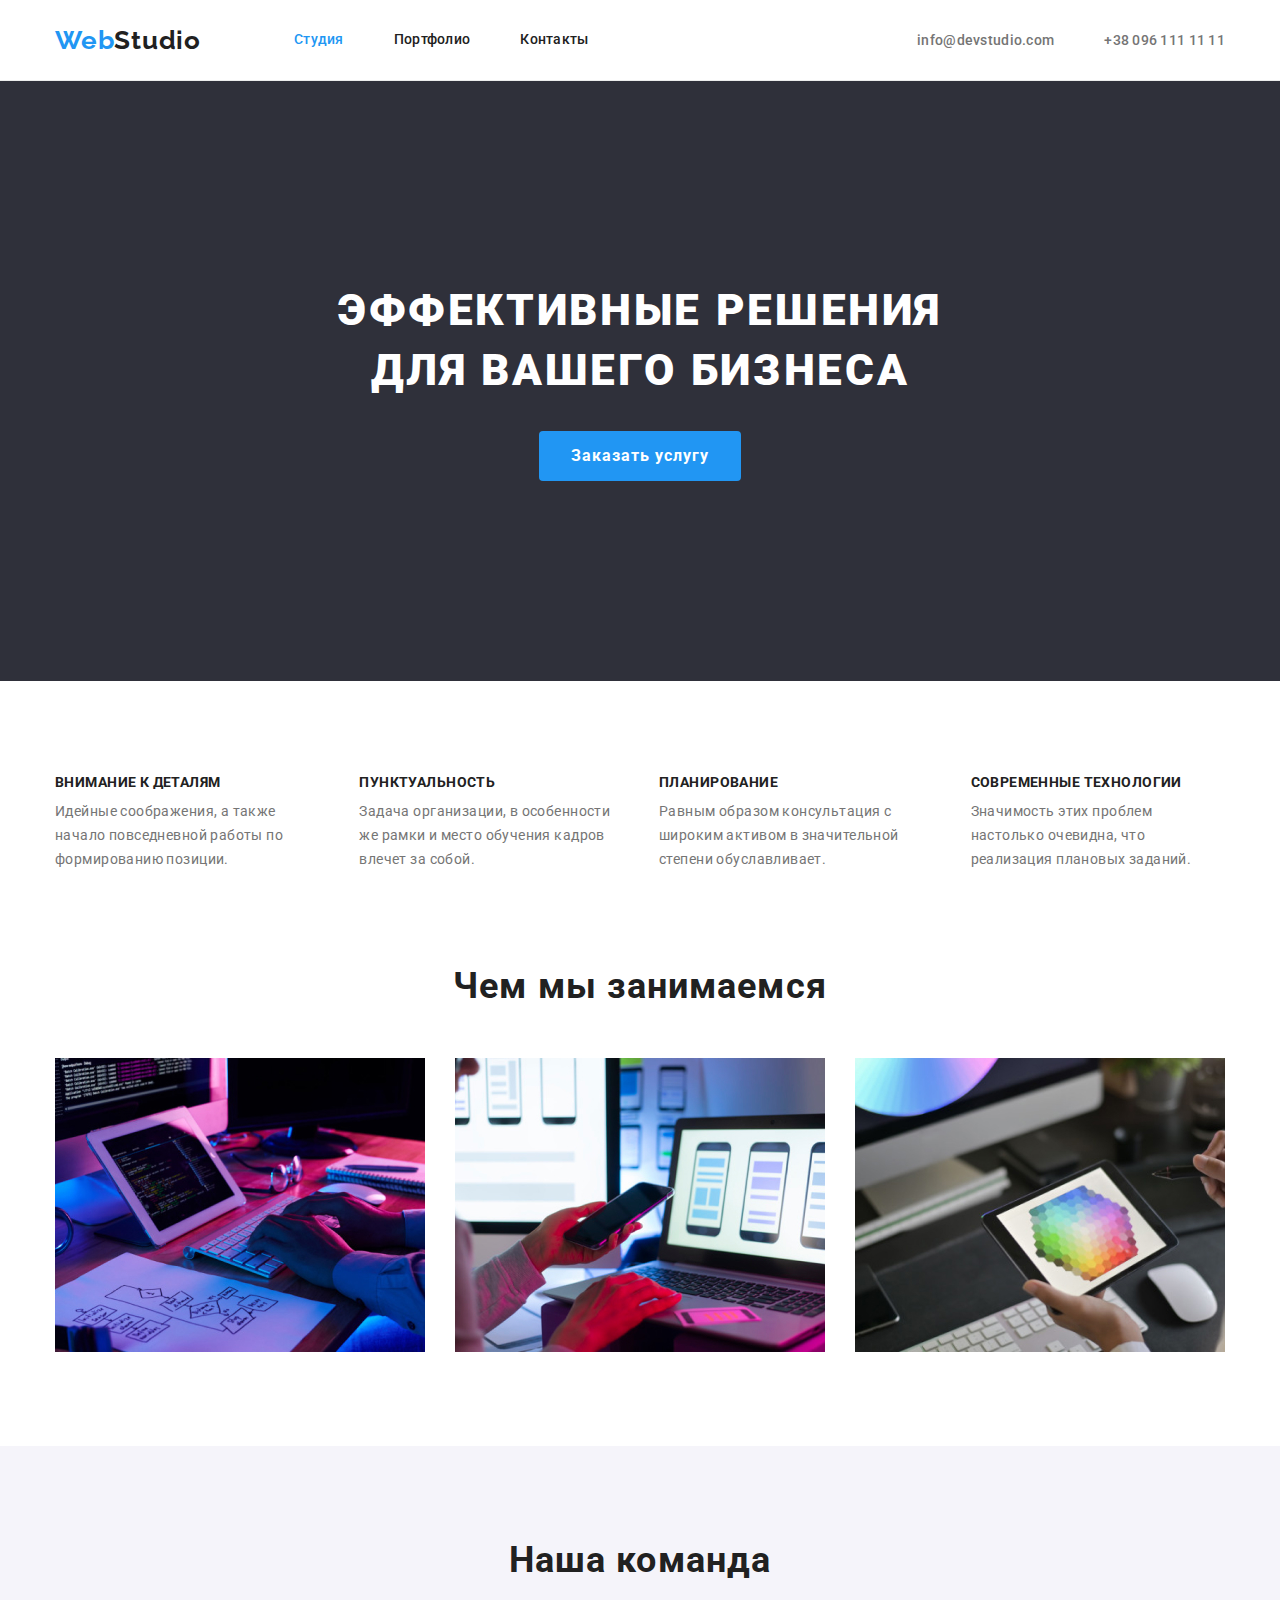
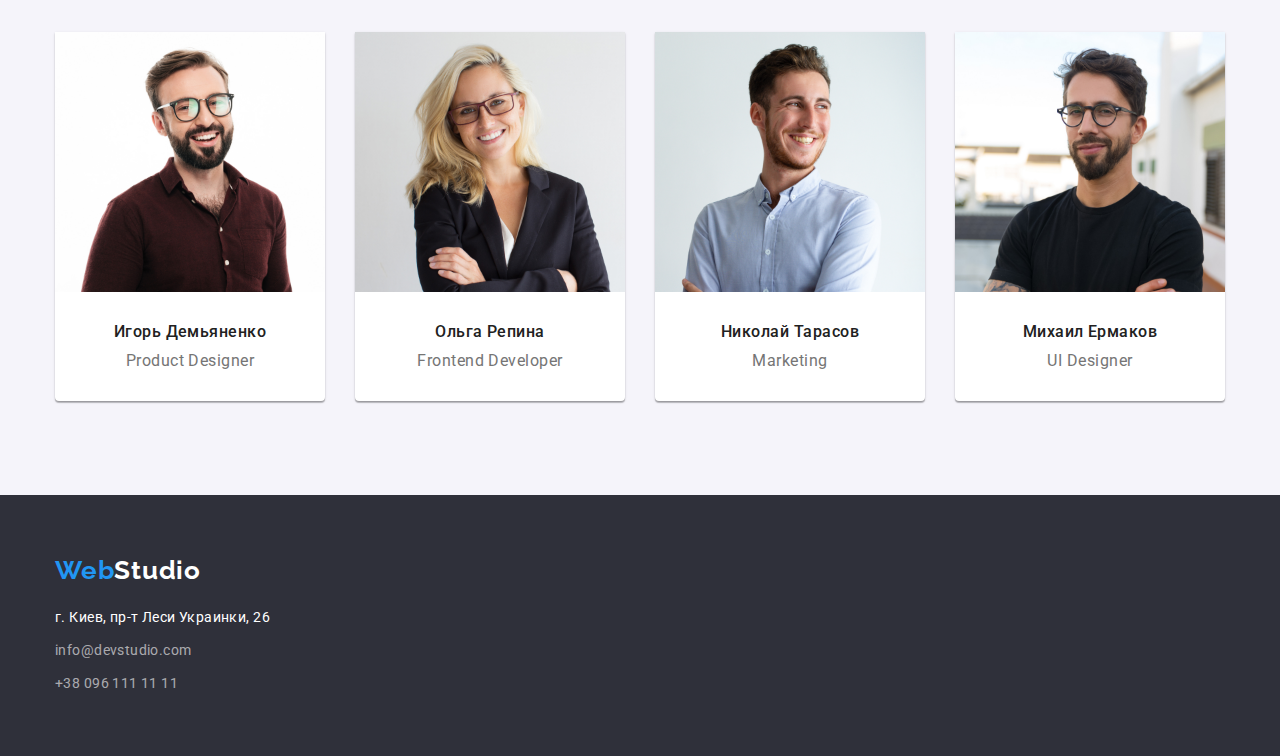
<file: index.html>
<!DOCTYPE html>
<html lang="ru">

<head>
    <meta charset="UTF-8">
    <meta name="viewport" content="width=device-width, initial-scale=1.0">
    <title>Студия</title>
    <link rel="preconnect" href="https://fonts.gstatic.com">
    <link href="https://fonts.googleapis.com/css2?family=Raleway:wght@700&family=Roboto:wght@400;500;700;900&display=swap" rel="stylesheet" />
    <link rel="stylesheet" href="https://cdnjs.cloudflare.com/ajax/libs/modern-normalize/1.0.0/modern-normalize.min.css" />
    <link rel="stylesheet" href="./css/styles.css" />
</head>

<body>
    <!-- Шапка сайта -->
    <header>
            <div class="container main-menu">
                <nav class="nav">
                    <a href="./index.html" class="logo">
                        Web<span class="logo-text-primary">Studio</span>
                    </a>
                
                    <ul class="list site-nav">
                        <li><a href="./index.html" class="menu-link current">Студия</a></li>
                        <li><a href="./pages/portfolio.html" class="menu-link">Портфолио</a></li>
                        <li><a href="" class="menu-link">Контакты</a></li>
                    </ul>
                </nav>
                
                <ul class="list contact-nav">
                    <li>
                        <a href="mailto:info@devstudio.com" class="contact-link">info@devstudio.com</a>
                    </li>
                    <li>
                        <a href="tel:+380961111111" class="contact-link">+38 096 111 11 11</a>
                    </li>
                </ul>
            </div>
    </header>

    <main>
        <!-- Герой -->
        <section class="hero-section">
            <div class="container">
                <h1 class="hero">
                    Эффективные решения для вашего бизнеса
                </h1>
                
                <button type="button" class="btn">
                    Заказать услугу
                </button>
            </div>
        </section>

        <!-- Особенности -->
        <section class="section">
            <div class="container">
                <h2 class="title visually-hidden">Особенности</h2>
                
                <ul class="list features">
                    <li>
                        <h3 class="subtitle">Внимание к деталям</h3>
                        <p class="features-text">
                            Идейные соображения, а также начало повседневной работы по формированию позиции.
                        </p>
                    </li>
                    <li>
                        <h3 class="subtitle">Пунктуальность</h3>
                        <p class="features-text">
                            Задача организации, в особенности же рамки и место обучения кадров влечет за собой.
                        </p>
                    </li>
                    <li>
                        <h3 class="subtitle">Планирование</h3>
                        <p class="features-text">
                            Равным образом консультация с широким активом в значительной степени обуславливает.
                        </p>
                    </li>
                    <li>
                        <h3 class="subtitle">Современные технологии</h3>
                        <p class="features-text">
                            Значимость этих проблем настолько очевидна, что реализация плановых заданий.
                        </p>
                    </li>
                </ul>
            </div>
        </section>

        <!-- Чем мы занимаемся -->
        <section class="section work-section">
            <div class="container">
                <h2 class="title">Чем мы занимаемся</h2>
                
                <ul class="list img-work">
                    <li>
                        <a href="">
                            <img src="./images/img-1.jpg" alt="Человек програмирует за компьютером" width="370" height="294" />
                        </a>
                    </li>
                    <li>
                        <a href="">
                            <img src="./images/img-2.jpg" alt="Человек работает за компьютером с мобильным телефоном" width="370"
                                height="294" />
                        </a>
                    </li>
                    <li>
                        <a href="">
                            <img src="./images/img-3.jpg" alt="Дизайнер с планшетом выберает цвет" width="370" height="294" />
                        </a>
                    </li>
                </ul>
            </div>
        </section>

        <!-- Наша команда -->
        <section class="team-section">
            <div class="container">
                <h2 class="title">Наша команда</h2>
                
                <ul class="list card">
                    <div class="card-team">
                        <li>
                            <img src="./images/photo-1.jpg" alt="Темноволосый мужчина-европеец в очках с бородой" width="270" height="260" />
                            <h3 class="sub-title">Игорь Демьяненко</h3>
                            <p lang="en" class="specialty">Product Designer</p>
                        </li>
                    </div>
                    <div class="card-team">
                        <li>
                            <img src="./images/photo-2.jpg" alt="Светловолосая женщина-европейка в очках" width="270" height="260" />
                            <h3 class="sub-title">Ольга Репина</h3>
                            <p lang="en" class="specialty">Frontend Developer</p>
                        </li>
                    </div>
                    <div class="card-team">
                        <li>
                            <img src="./images/photo-3.jpg" alt="Темноволосый мужчина-европеец в светлой рубашке" width="270" height="260" />
                            <h3 class="sub-title">Николай Тарасов</h3>
                            <p lang="en" class="specialty">Marketing</p>
                        </li>
                    </div>
                    <div class="card-team">
                        <li>
                            <img src="./images/photo-4.jpg" alt="Темноволосый мужчина-европеец в очках с бородой в чёрной футболке" width="270"
                                height="260" />
                            <h3 class="sub-title">Михаил Ермаков</h3>
                            <p lang="en" class="specialty">UI Designer</p>
                        </li>
                    </div>
                </ul>
            </div>
        </section>
    </main>

    <!-- Футер -->
    <footer>
        <div class="container">
            <a href="./index.html" class="logo">
                Web<span class="logo-text-secondary">Studio</span>
            </a>
            
            <address class="adr">
                г. Киев, пр-т Леси Украинки, 26
            </address>
            
            <ul class="list">
                <li class="adr-footer">
                    <a href="mailto:info@devstudio.com" class="footer-link">info@devstudio.com</a>
                </li>
                <li class="adr-footer">
                    <a href="tel:+380961111111" class="footer-link">+38 096 111 11 11</a>
                </li>
            </ul>
        </div>
    </footer>
</body>

</html>
</file>
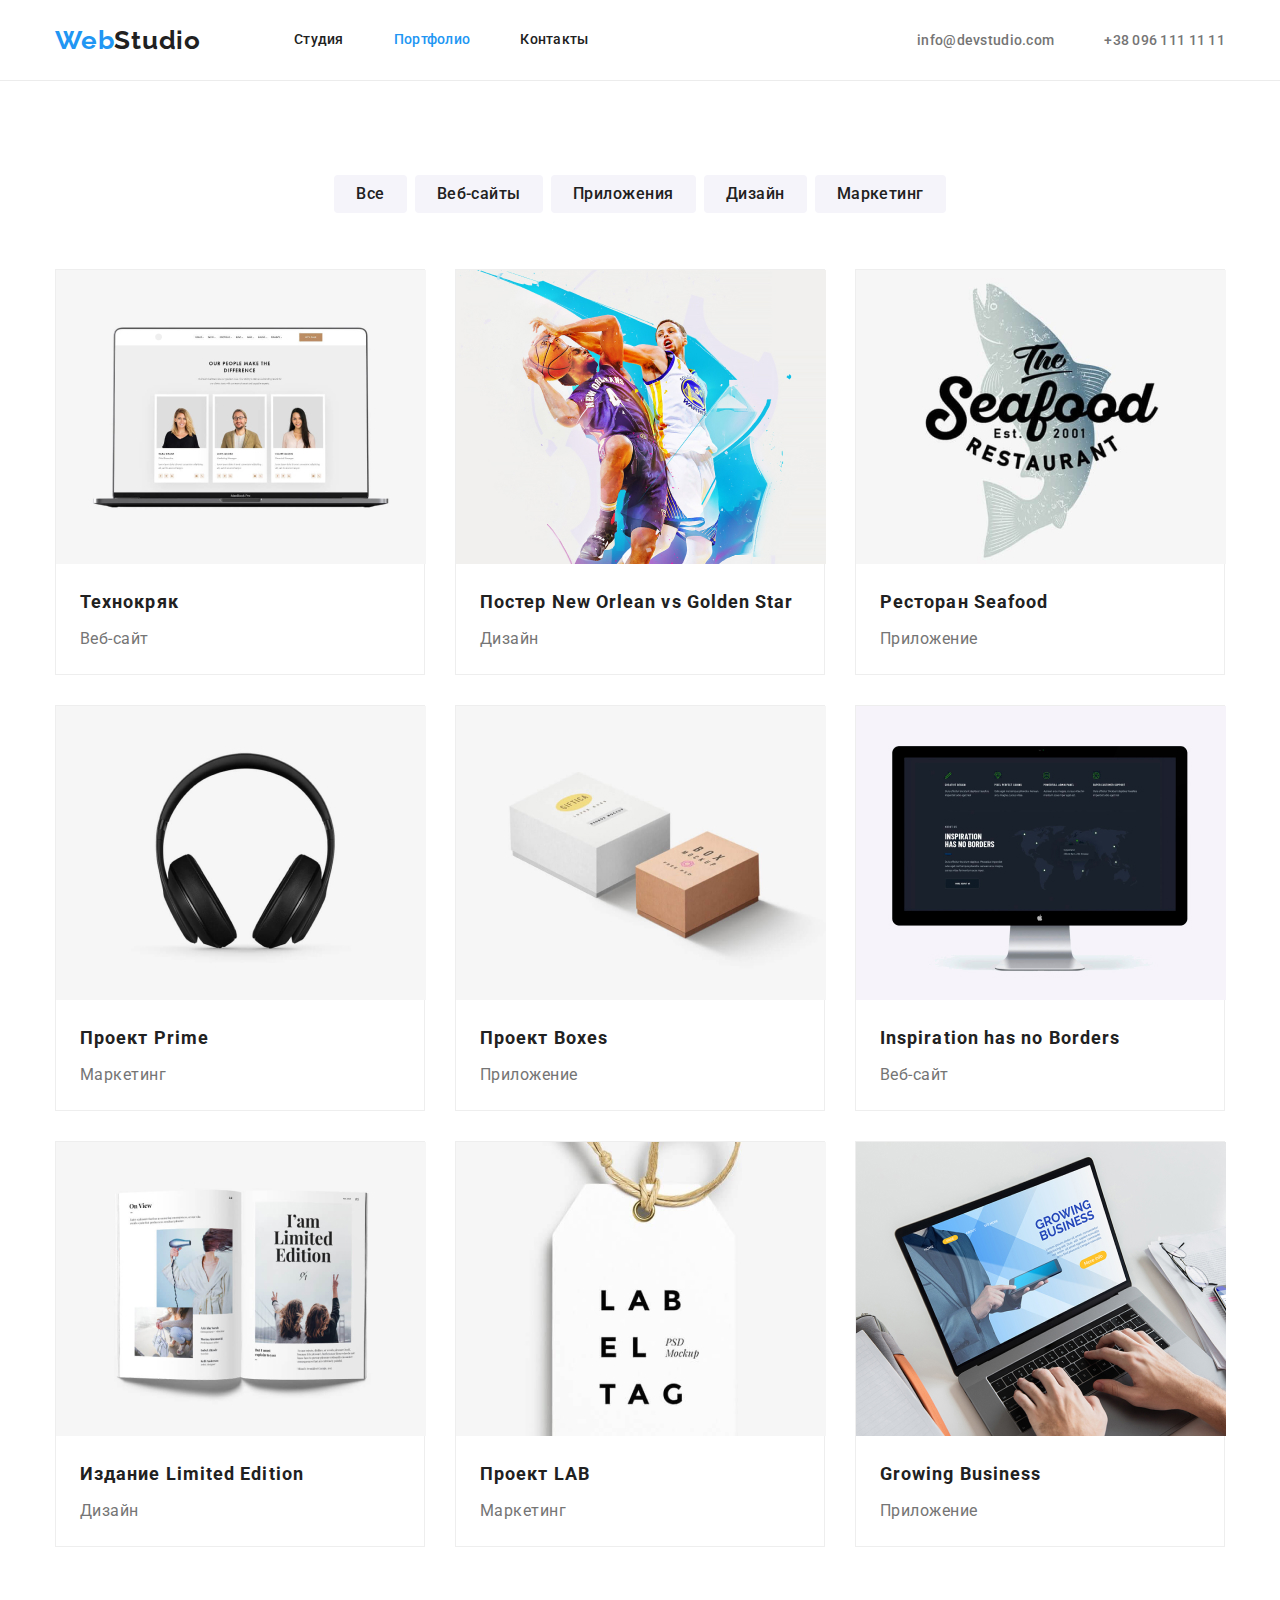
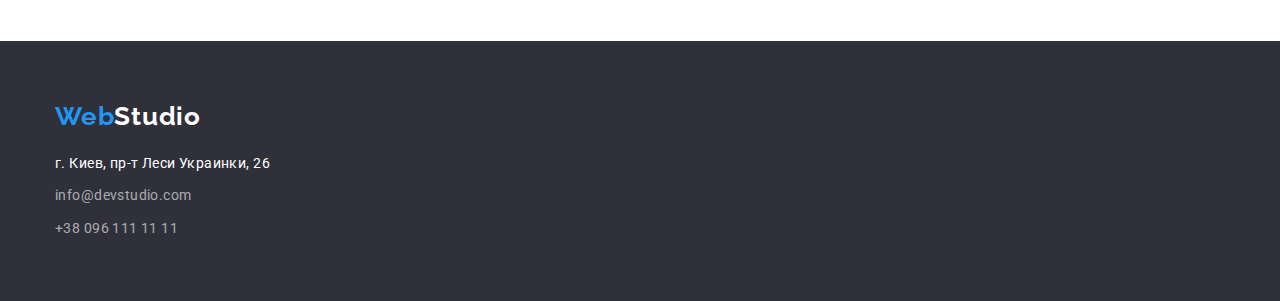
<file: pages/portfolio.html>
<!DOCTYPE html>
<html lang="ru">
<head>
    <meta charset="UTF-8">
    <meta name="viewport" content="width=device-width, initial-scale=1.0">
    <title>Портфолио</title>
    <link rel="preconnect" href="https://fonts.gstatic.com">
    <link href="https://fonts.googleapis.com/css2?family=Raleway:wght@700&family=Roboto:wght@400;500;700;900&display=swap" rel="stylesheet" />
    <link rel="stylesheet" href="https://cdnjs.cloudflare.com/ajax/libs/modern-normalize/1.0.0/modern-normalize.min.css" />
    <link rel="stylesheet" href="../css/styles.css" />
</head>
<body>
    <!-- Шапка сайта -->
    <header>
        <div class="container main-menu">
            <nav class="nav">
                <a href="../index.html" class="logo">
                    Web<span class="logo-text-primary">Studio</span>
                </a>
            
                <ul class="list site-nav">
                    <li><a href="../index.html" class="menu-link">Студия</a></li>
                    <li><a href="./portfolio.html" class="menu-link current">Портфолио</a></li>
                    <li><a href="" class="menu-link">Контакты</a></li>
                </ul>
            </nav>
            
            <ul class="list contact-nav">
                <li>
                    <a href="mailto:info@devstudio.com" class="contact-link">info@devstudio.com</a>
                </li>
                <li>
                    <a href="tel:+380961111111" class="contact-link">+38 096 111 11 11</a>
                </li>
            </ul>
        </div>
    </header>

    <main>
        
        <section class="portfolio">
            <div class="container">
                <h1 class="portfolio-title visually-hidden">Портфолио</h1>
                <!-- Кнопки навигации -->
                <ul class="list margin-buttom">
                    <li>
                        <button type="button" class="btn-nav">Все</button>
                    </li>
                    <li>
                        <button type="button" class="btn-nav">Веб-сайты</button>
                    </li>
                    <li>
                        <button type="button" class="btn-nav">Приложения</button>
                    </li>
                    <li>
                        <button type="button" class="btn-nav">Дизайн</button>
                    </li>
                    <li>
                        <button type="button" class="btn-nav">Маркетинг</button>
                    </li>
                </ul>
                
                <!-- Портфолио -->
                <ul class="list portfolio-work">
                    <div class="card-portfolio">
                        <li>
                            <a href="">
                                <img src="../images/img-2-1.jpg" alt="Изображение сайта на екране ноутбука" width="370" height="294" />
                            </a>
                            <div class="card-text">
                                <h2 class="project-title">Технокряк</h2>
                                <p class="project-text">Веб-сайт</p>
                            </div>
                        </li>
                    </div>
                
                    <div class="card-portfolio">
                        <li>
                            <a href="">
                                <img src="../images/img-2-2.jpg" alt="Два мужчины-баскетболиста играют в баскетбол" width="370" height="294" />
                            </a>
                            <div class="card-text">
                                <h2 class="project-title">Постер <span lang="en">New Orlean vs Golden Star</span></h2>
                                <p class="project-text">Дизайн</p>
                            </div>
                        </li>
                    </div>
                
                    <div class="card-portfolio">
                        <li>
                            <a href="">
                                <img src="../images/img-2-3.jpg" alt="Название ресторана на фоне рыбы" width="370" height="294" />
                            </a>
                            <div class="card-text">
                                <h2 class="project-title">Ресторан <span lang="en">Seafood</span></h2>
                                <p class="project-text">Приложение</p>
                            </div>
                        </li>
                    </div>
                
                    <div class="card-portfolio">
                        <li>
                            <a href="">
                                <img src="../images/img-2-4.jpg" alt="Наушники" width="370" height="294" />
                            </a>
                            <div class="card-text">
                                <h2 class="project-title">Проект <span lang="en">Prime</span></h2>
                                <p class="project-text">Маркетинг</p>
                            </div>
                        </li>
                    </div>
                
                    <div class="card-portfolio">
                        <li>
                            <a href="">
                                <img src="../images/img-2-5.jpg" alt="Две коробки: белая и цвета картона" width="370" height="294" />
                            </a>
                            <div class="card-text">
                                <h2 class="project-title">Проект <span lang="en">Boxes</span></h2>
                                <p class="project-text">Приложение</p>
                            </div>
                        </li>
                    </div>
                
                    <div class="card-portfolio">
                        <li>
                            <a href="">
                                <img src="../images/img-2-6.jpg" alt="Изображение сайта на екране монитора" width="370" height="294" />
                            </a>
                            <div class="card-text">
                                <h2 lang="en" class="project-title">Inspiration has no Borders</h2>
                                <p class="project-text">Веб-сайт</p>
                            </div>
                        </li>
                    </div>
                
                    <div class="card-portfolio">
                        <li>
                            <a href="">
                                <img src="../images/img-2-7.jpg" alt="Открытый журнал" width="370" height="294" />
                            </a>
                            <div class="card-text">
                                <h2 class="project-title">Издание <span lang="en">Limited Edition</span></h2>
                                <p class="project-text">Дизайн</p>
                            </div>
                        </li>
                    </div>
                
                    <div class="card-portfolio">
                        <li>
                            <a href="">
                                <img src="../images/img-2-8.jpg" alt="Бирка с логотипом проекта" width="370" height="294" />
                            </a>
                            <div class="card-text">
                                <h2 class="project-title">Проект <span lang="en">LAB</span></h2>
                                <p class="project-text">Маркетинг</p>
                            </div>
                        </li>
                    </div>
                
                    <div class="card-portfolio">
                        <li>
                            <a href="">
                                <img src="../images/img-2-9.jpg" alt="Человек работает за ноутбуком" width="370" height="294" />
                            </a>
                            <div class="card-text">
                                <h2 lang="en" class="project-title">Growing Business</h2>
                                <p class="project-text">Приложение</p>
                            </div>
                        </li>
                    </div>
                </ul>
            </div>
        </section>        
    </main>

    <!-- Футер -->
    <footer>
        <div class="container">
            <a href="../index.html" class="logo">
                Web<span class="logo-text-secondary">Studio</span>
            </a>
    
            <address class="adr">
                г. Киев, пр-т Леси Украинки, 26
            </address>
    
            <ul class="list">
                <li class="adr-footer">
                    <a href="mailto:info@devstudio.com" class="footer-link">info@devstudio.com</a>
                </li>
                <li class="adr-footer">
                    <a href="tel:+380961111111" class="footer-link">+38 096 111 11 11</a>
                </li>
            </ul>
        </div>
    </footer>
</body>
</html>
</file>
<file: css/styles.css>
*,
*::before,
*::after {
  box-sizing: border-box;
}

:root {
  --primary-text-color: #757575;
  --title-text-color: #212121;
  --accent-color: #2196f3;
  --title-accent-color: #ffffff;
  --footer-bg-color: #2f303a;
  --footer-prim-text-color: rgba(255, 255, 255, 0.6);
  --button-color: #f5f4fa;
  --secondary-bg-color: #f5f4fa;
}
/* Общие стили для двух страниц */

body {
  color: var(--primary-text-color);

  font-family: Roboto, sans-serif;
}

img {
  display: block;
}

header {
  border-bottom: 1px solid #ececec;
}
.container {
  width: 1200px;
  padding-left: 15px;
  padding-right: 15px;
  margin: 0 auto;
  /*outline: 2px solid tomato;*/
}

button {
  font-family: inherit;
}

/*WebStudio*/
.logo {
  color: var(--accent-color);

  font-family: Raleway, sans-serif;
  font-weight: 700;
  font-size: 26px;
  line-height: 1.19;
  letter-spacing: 0.03em;
  text-decoration: none;
  margin-right: 93px;
}

.logo-text-primary {
  color: var(--title-text-color);
}

.logo-text-secondary {
  color: var(--title-accent-color);
}

.list {
  list-style: none;
  padding: 0;
  margin: 0;
}

/* Меню */
.nav {
  display: flex;
  align-items: center;
}
.main-menu {
  display: flex;
  align-items: center;
}

.site-nav {
  display: flex;
}

.site-nav li:not(:last-child) {
  margin-right: 50px;
}

.menu-link {
  color: var(--title-text-color);

  font-weight: 500;
  font-size: 14px;
  line-height: 1.14;
  letter-spacing: 0.02em;
  text-decoration: none;

  display: block;
  padding-top: 32px;
  padding-bottom: 32px;
}

.menu-link li {
  margin-right: 50px;
}

.menu-link:hover,
.menu-link:focus {
  color: var(--accent-color);
}

.menu-link.current {
  color: var(--accent-color);
}

/* Контакты в nav*/
.contact-link {
  color: var(--primary-text-color);

  font-weight: 500;
  font-size: 14px;
  line-height: 1.14;
  letter-spacing: 0.02em;
  text-decoration: none;

  padding-top: 32px;
  padding-bottom: 32px;
}

.contact-link:hover,
.contact-link:focus {
  color: var(--accent-color);
}

.contact-nav {
  display: flex;
  margin-left: auto;
}

.contact-nav li:not(:last-child) {
  margin-right: 50px;
}

/* Футер */
footer {
  background-color: var(--footer-bg-color);

  padding-top: 60px;
  padding-bottom: 60px;
}

.adr {
  color: var(--title-accent-color);

  font-weight: 400;
  font-size: 14px;
  line-height: 1.71;
  letter-spacing: 0.03em;
  font-style: normal;

  margin-top: 20px;
}

.footer-link {
  color: var(--footer-prim-text-color);

  text-decoration: none;
  font-weight: 400;
  font-size: 14px;
  line-height: 1.71;
  letter-spacing: 0.03em;

  margin-top: 9px;
}

.adr-footer {
  margin-top: 9px;
}

/* Стили для index.html */

/* Герой */
.hero-section {
  background-color: #2f303a;
  text-align: center;

  padding-top: 200px;
  padding-bottom: 200px;
}

.hero {
  color: var(--title-accent-color);
  /*background-color: var(--title-text-color); /*тимчасовий backround-color*/

  font-weight: 900;
  font-size: 44px;
  line-height: 1.36;
  letter-spacing: 0.06em;
  text-transform: uppercase;

  margin-top: 0;
  margin-bottom: 30px;
  margin-left: auto;
  margin-right: auto;

  width: 696px;
}

/* Кнопка "Заказать услугу" */
.btn {
  color: var(--title-accent-color);
  background-color: var(--accent-color);

  font-weight: 700;
  font-size: 16px;
  line-height: 1.87;
  letter-spacing: 0.06em;

  border: none;
  display: inline-block;
  padding: 10px 32px;
  border-radius: 4px;

  cursor: pointer;
}

/* Блок Особенности */
.visually-hidden {
  position: absolute;
  width: 1px;
  height: 1px;
  margin: -1px;
  padding: 0;
  overflow: hidden;
  border: 0;
  clip: rect(0 0 0 0);
}

.section {
  padding-top: 94px;
}

.subtitle {
  color: var(--title-text-color);

  font-weight: 700;
  font-size: 14px;
  line-height: 1.14;
  letter-spacing: 0.03em;
  text-transform: uppercase;

  margin-top: 0;
  margin-bottom: 0;
}

.features {
  display: flex;
}

.features li:not(:last-child) {
  margin-right: 30px;
}

.features-text {
  font-weight: normal;
  font-size: 14px;
  line-height: 1.71;
  letter-spacing: 0.03em;

  margin-top: 10px;
  margin-bottom: 0;
}

/* Блок Чем мы занимаемся */
.title {
  color: var(--title-text-color);

  font-weight: 700;
  font-size: 36px;
  line-height: 1.16;
  letter-spacing: 0.03em;
  text-align: center;

  margin-top: 0;
  margin-bottom: 50px;
}

.img-work {
  display: flex;
}

.img-work li:not(:last-child) {
  margin-right: 30px;
}

.work-section {
  padding-bottom: 94px;
}

/* Блок Наша команда */
.team-section {
  background-color: var(--secondary-bg-color);
  padding-bottom: 94px;
  padding-top: 94px;
}

.sub-title {
  color: var(--title-text-color);

  font-weight: 500;
  font-size: 16px;
  line-height: 1.26;
  letter-spacing: 0.03em;
  text-align: center;

  margin-top: 30px;
  margin-bottom: 0;
}

.specialty {
  font-weight: 400;
  font-size: 16px;
  line-height: 1.18;
  letter-spacing: 0.03em;
  text-align: center;

  margin-top: 10px;
  margin-bottom: 0;
}

.card-team {
  width: 270px;
  /*height: 368px;*/

  background-color: var(--title-accent-color);

  box-shadow: 0px 1px 3px rgba(0, 0, 0, 0.12), 0px 1px 1px rgba(0, 0, 0, 0.14),
    0px 2px 1px rgba(0, 0, 0, 0.2);
  border-radius: 0px 0px 4px 4px;

  padding-bottom: 30px;
}

.card {
  display: flex;
}

.card .card-team:not(:last-child) {
  margin-right: 30px;
}

/* Стили для portfolio.html*/

/* Кнопки */
.btn-nav {
  color: var(--title-text-color);
  background-color: var(--button-color);

  font-weight: 500;
  font-size: 16px;
  line-height: 1.62;
  letter-spacing: 0.03em;

  display: inline-block;
  padding: 6px 22px;
  border: none;
  border-radius: 4px;

  cursor: pointer;
}

.btn-nav:hover,
.btn-nav:focus {
  color: var(--button-color);
  background-color: var(--accent-color);
  box-shadow: 0px 3px 1px rgba(0, 0, 0, 0.1), 0px 1px 2px rgba(0, 0, 0, 0.08),
    0px 2px 2px rgba(0, 0, 0, 0.12);
}

/* Блок Портфолио */
.project-title {
  color: var(--title-text-color);

  font-weight: 700;
  font-size: 18px;
  line-height: 2;
  letter-spacing: 0.06em;

  margin-top: 0;
  margin-bottom: 0;

  /*margin-left: 24px;*/
}

.project-text {
  font-weight: 400;
  font-size: 16px;
  line-height: 1.87;
  letter-spacing: 0.03em;

  margin-top: 4px;
  margin-bottom: 0;

  /*margin-left: 24px;*/
}

.portfolio-title {
  margin-top: 0;
  margin-bottom: 0;
}

.portfolio {
  padding-top: 94px;
  padding-bottom: 94px;
}

.card-portfolio {
  width: 370px;
  border: 1px solid #eee;
  /*padding-bottom: 20px;*/
}

.card-text {
  padding: 20px 24px;
}

.margin-buttom {
  margin-bottom: 56px;
  display: flex;
  justify-content: center;
}

.margin-buttom li:not(:last-child) {
  margin-right: 8px;
}

.portfolio-work {
  display: flex;
  flex-wrap: wrap;
}

.portfolio-work .card-portfolio {
  margin-right: 30px;
  margin-bottom: 30px;
}

.portfolio-work .card-portfolio:nth-child(3n) {
  margin-right: 0;
}

.portfolio-work .card-portfolio:nth-last-child(-n + 3) {
  margin-bottom: 0;
}
</file>
